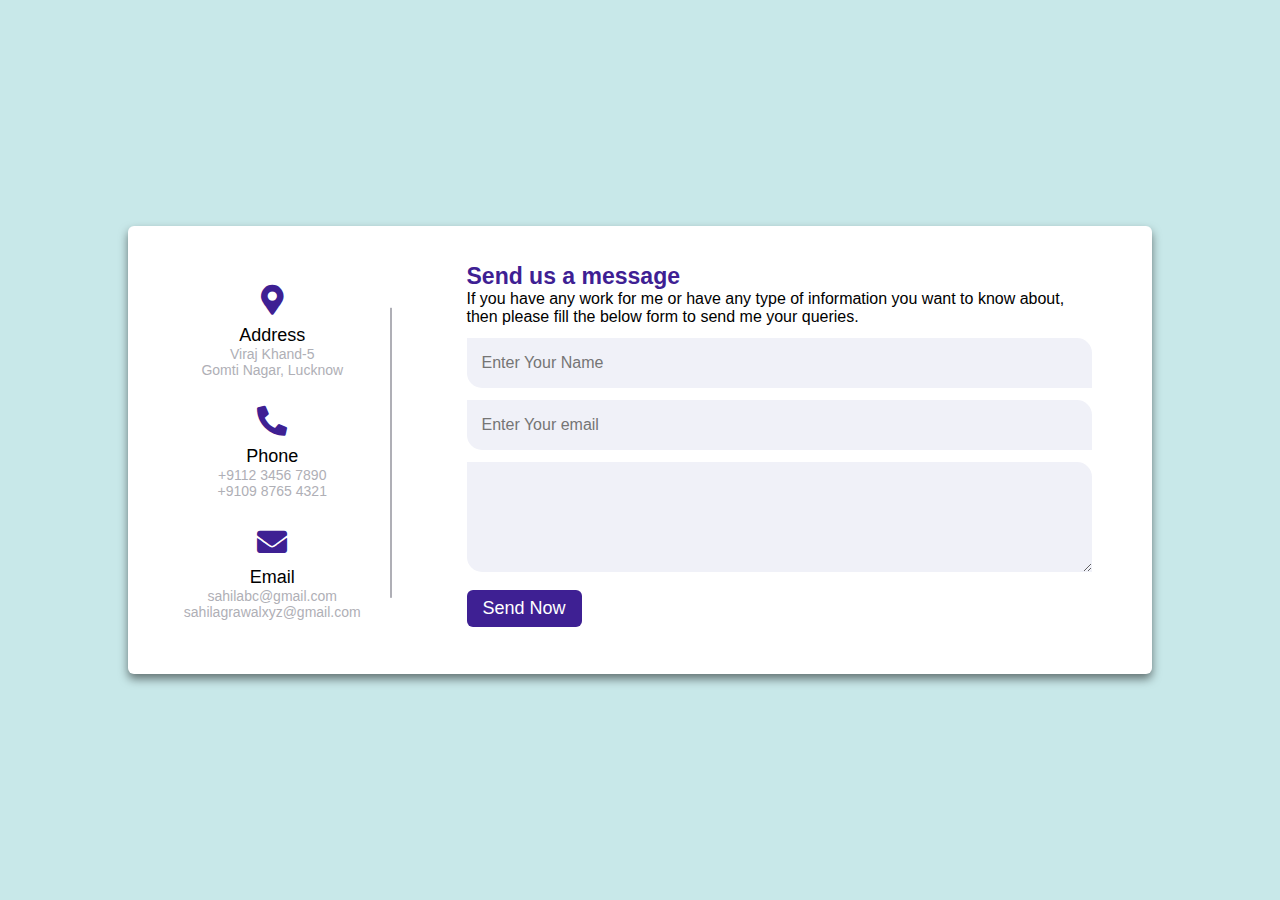
<file: Project - Responsive Contact Us Form/index.html>
<!DOCTYPE html>
<html lang="en">
<head>
    <meta charset="UTF-8">
    <meta name="viewport" content="width=device-width, initial-scale=1.0">
    <title>Contact Us</title>
    <link rel="stylesheet" href="style.css">
    <link rel="stylesheet" href="https://cdnjs.cloudflare.com/ajax/libs/font-awesome/5.15.2/css/all.min.css"/>
</head>
<body>
    <div class="container">
        <div class="content">
            <div class="left-side">
                <div class="address details">
                    <i class="fas fa-map-marker-alt"></i>
                    <div class="topic">Address</div>
                    <div class="text-one">Viraj Khand-5</div>
                    <div class="text-two">Gomti Nagar, Lucknow</div>
                </div>
                <div class="phone details">
                    <i class="fas fa-phone-alt"></i>
                    <div class="topic">Phone</div>
                    <div class="text-one">+9112 3456 7890</div>
                    <div class="text-two">+9109 8765 4321</div>
                </div>
                <div class="email details">
                    <i class="fas fa-envelope"></i>
                    <div class="topic">Email</div>
                    <div class="text-one">sahilabc@gmail.com</div>
                    <div class="text-two">sahilagrawalxyz@gmail.com</div>
                </div>
            </div>
            <div class="right-side">
                <div class="topic-text">Send us a message</div>
                <p>If you have any work for me or have any type of information you want to know about, then please fill the below form to send me your queries.</p>
                <form action="#">
                    <div class="input-box">
                        <input type="text" placeholder="Enter Your Name">
                    </div>
                    <div class="input-box">
                        <input type="text" placeholder="Enter Your email">
                    </div>
                    <div class="input-box message-box">
                        <textarea></textarea>
                    </div>
                    <div class="button">
                        <input type="button" value="Send Now">
                    </div>
                </form>
            </div>
        </div>
    </div>
</body>
</html>
</file>
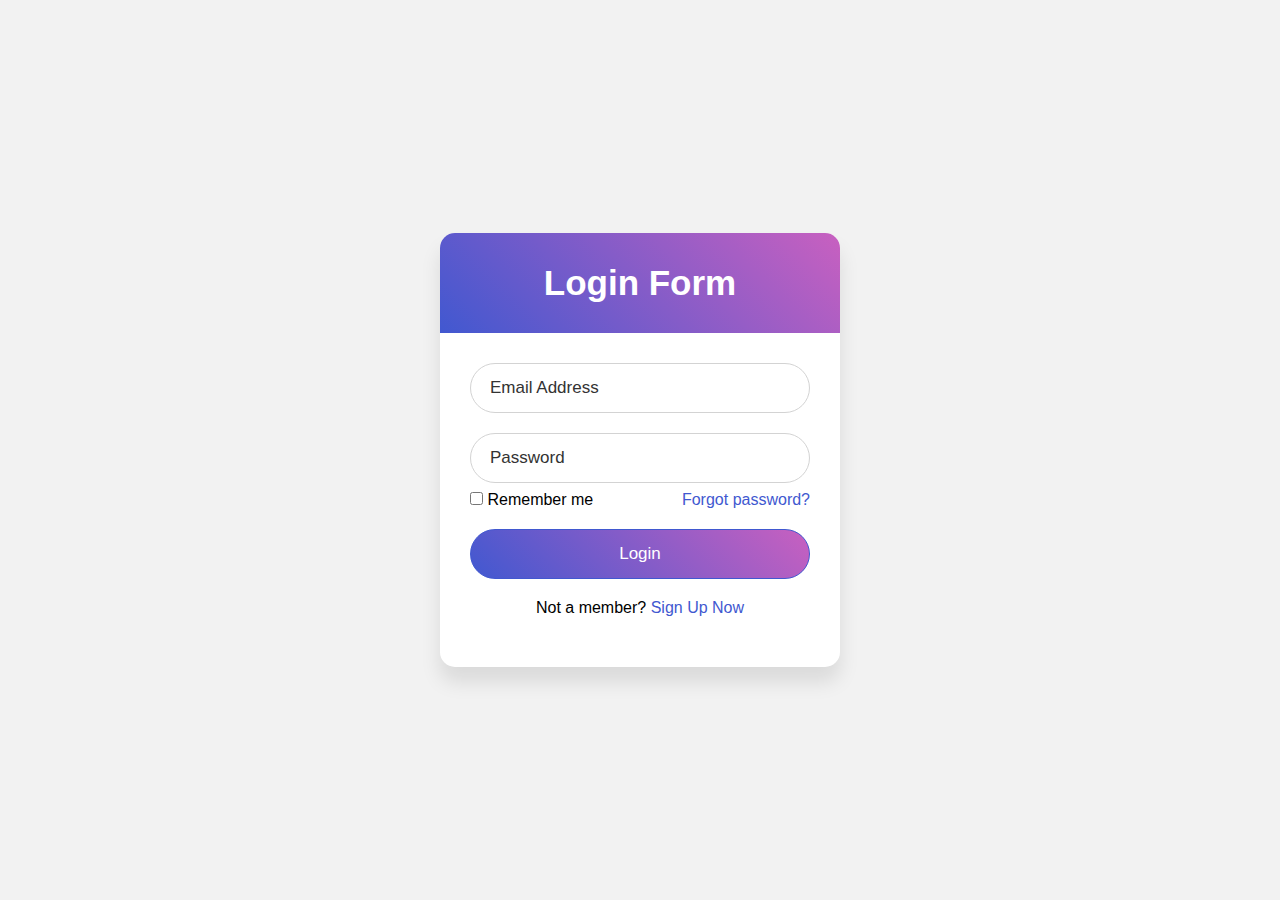
<file: Project - Responsive Login Form 2/index.html>
<!DOCTYPE html>
<html lang="en">

<head>
    <meta charset="UTF-8">
    <meta name="viewport" content="width=device-width, initial-scale=1.0">
    <title>Login Form</title>
    <link rel="stylesheet" href="style.css">
    <link rel="stylesheet" href="https://cdnjs.cloudflare.com/ajax/libs/font-awesome/5.15.2/css/all.min.css" />
</head>

<body>
    <div class="wrapper">
        <div class="title"><span>Login Form</span></div>
        <form action="#">
            <div class="field">
                <input type="text" required>
                <label>Email Address</label>
            </div>
            <div class="field">
                <input type="password" required>
                <label>Password</label>
            </div>
            <div class="content">
                <div class="checkbox">
                   <input type="checkbox" id="remember-me">
                   <label for="remember-me">Remember me</label>
                </div>
                <div class="pass">
                   <a href="#">Forgot password?</a>
                </div>
             </div>
            <div class="field">
                <input type="submit" value="Login">
            </div>
            <div class="signup-link">Not a member? <a href="#">Sign Up Now</a></div>
        </form>
    </div>
</body>

</html>
</file>
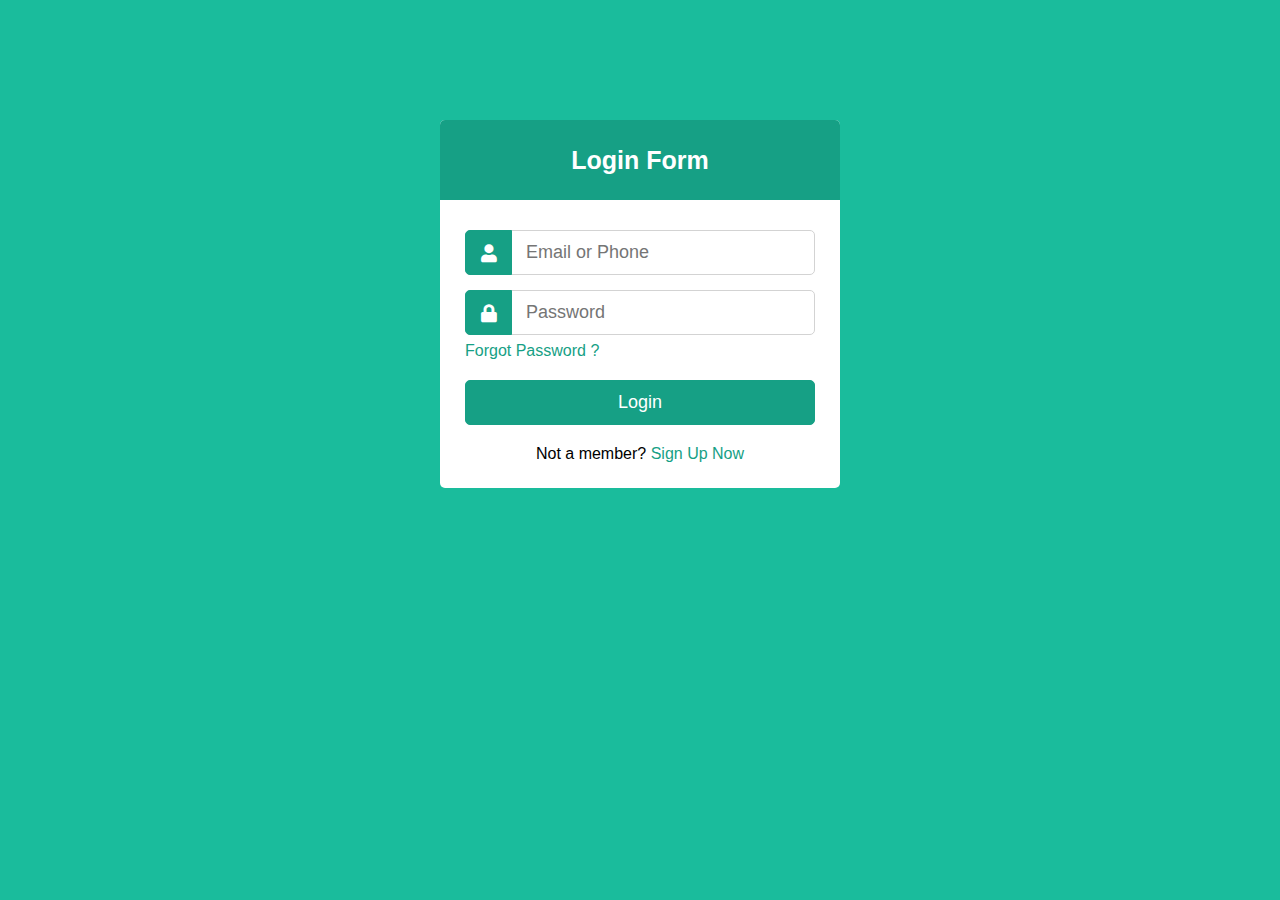
<file: Project - Responsive Login Form/index.html>
<!DOCTYPE html>
<html lang="en">
<head>
    <meta charset="UTF-8">
    <meta name="viewport" content="width=device-width, initial-scale=1.0">
    <title>Login Form</title>
    <link rel="stylesheet" href="style.css">
    <link rel="stylesheet" href="https://cdnjs.cloudflare.com/ajax/libs/font-awesome/5.15.2/css/all.min.css"/>
</head>
<body>
    <div class="container">
        <div class="wrapper">
            <div class="title"><span>Login Form</span></div>
            <form action="#">
                <div class="row">
                    <i class="fas fa-user"></i>
                    <input type="text" placeholder="Email or Phone" required>
                </div>
                <div class="row">
                    <i class="fas fa-lock"></i>
                    <input type="password" placeholder="Password" required >
                </div>
                <div class="pass"><a href="#">Forgot Password ?</a></div>
                <div class="row button">
                    <input type="submit" value="Login">
                </div>
                <div class="signup-link">Not a member? <a href="#">Sign Up Now</a></div>
            </form>
        </div>
    </div>
</body>
</html>
</file>
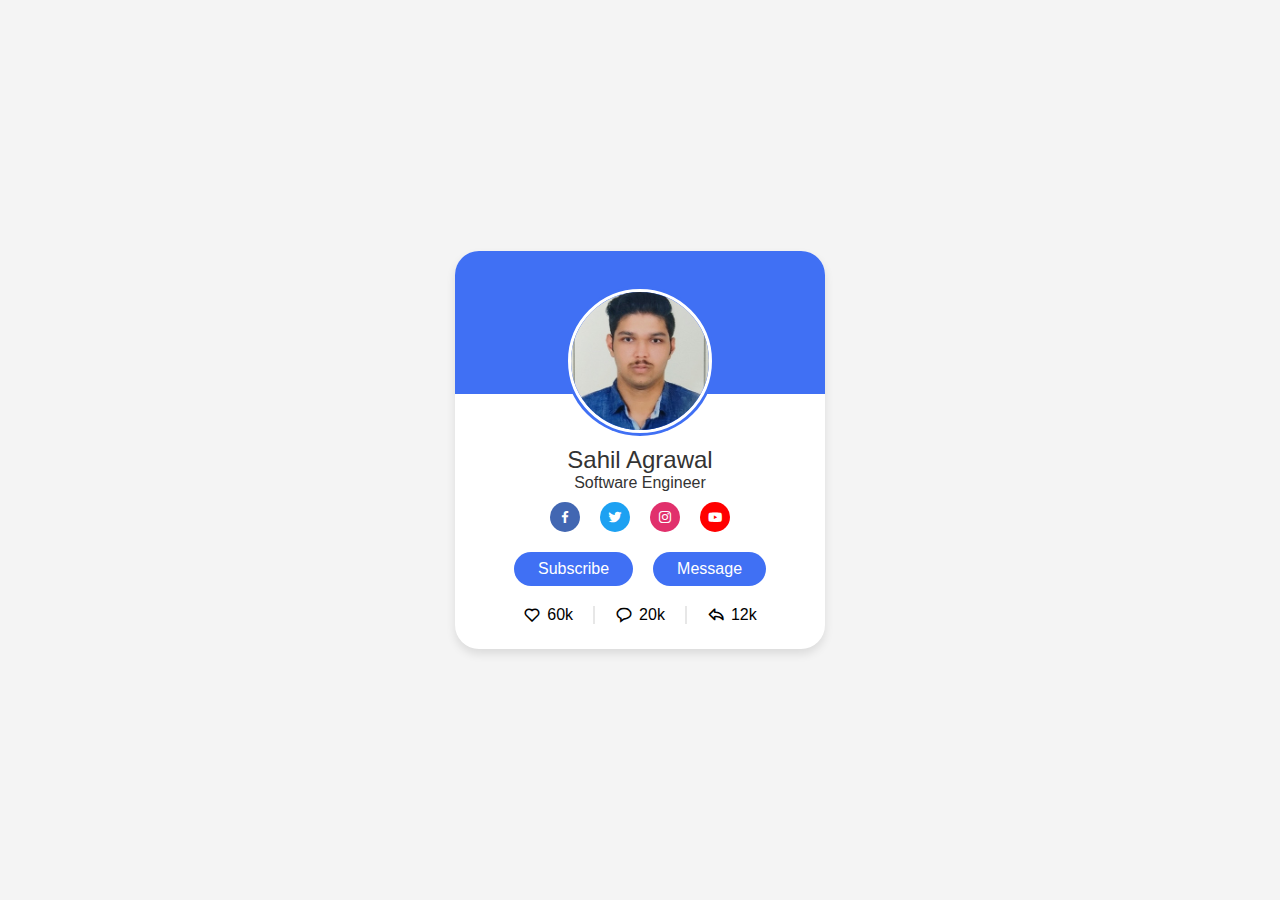
<file: Project - Responsive Profile Card/Project - Responsive Profile Card.html>
<!DOCTYPE html>
<html lang="en">
<head>
    <meta charset="UTF-8">
    <meta name="viewport" content="width=device-width, initial-scale=1.0">
    <title>Responsive Profile Card</title>
    <link href='https://unpkg.com/boxicons@2.1.4/css/boxicons.min.css' rel='stylesheet'>
    <style>
        * {
            margin: 0 ;
            padding: 0 ;
            box-sizing: border-box ;
            font-family: 'Segoe UI', Tahoma, Geneva, Verdana, sans-serif ;
        }
        body {
            height: 100vh ;
            background-color: #f4f4f4 ;
            display: flex ;
            justify-content: center ;
            align-items: center ;
        }
        .profile-card {
            display: flex ;
            flex-direction: column ;
            align-items: center ;
            max-width: 370px ;
            width: 100% ;
            background-color: white ;
            box-shadow: 0px 5px 10px rgba(0, 0, 0, 0.1) ;
            border-radius: 24px ;
            padding: 25px ;
            position: relative ;
        }
        .profile-card::before {
            content: '' ;
            position: absolute ;
            height: 36% ;
            width: 100% ;
            top: 0 ;
            border-radius : 24px 24px 0 0 ;
            background-color: #4070f4 ;
        }
        .image {
            position: relative ;
            height: 150px ;
            width: 150px ;
            border-radius: 50% ;
            background-color: #4070f4 ;
            padding: 3px ;
            margin: 10px ;
        }
        .image .profile-image {
            height: 100% ;
            width: 100% ;
            object-fit: cover ;
            border-radius: 50% ;
            border: 3px solid white ;
        }
        .profile-card .text-data {
            display: flex ;
            flex-direction: column ;
            align-items: center ;
            color: #333 ;
        }
        .name {
            font-size: 24px ;
            font-weight: 500 ;
        }
        .job {
            font-size: 16px ;
            font-weight: 400 ;
        }
        .media_buttons {
            display: flex ;
            align-items: center ;
            margin-top: 10px ;
        }
        .link {
            display: flex ;
            align-items: center ;
            justify-content: center ;
            color: #fff ;
            height: 30px ;
            width: 30px ;
            margin: 0 10px ;
            background-color: yellow ;
            text-decoration: none ;
            border-radius: 50% ;
        }
        .buttons {
            display: flex ;
            align-items: center ;
            margin-top: 20px ;
        }
        .button {
            font-size: 16px ;
            font-weight: 500 ;
            padding: 8px 24px ;
            margin: 0 10px ;
            background-color: #4070f4 ;
            border-radius: 24px ;
            border: none ;
            color: #fff ;
            cursor: pointer ;
            transition-property: all 0.3s ease ;
        }
        .button:hover {
            background-color: #0e4bf1;
        }
        .analytics {
            display: flex ;
            align-items: center ;
            margin-top: 20px ;
        }
        .data {
            display: flex ;
            align-items: center ;
            padding: 0 20px ;
            border-right: 2px solid #e7e7e7 ;
        }
        .data:last-child {
            border: none ;
        }
        .data i {
            font-size: 18px ;
            margin-right: 6px ;
        }
    </style>
</head>
<body>
    <div class="profile-card">
        <div class="image">
            <img src="Profile Photo.jpg" alt="" class="profile-image">
        </div>
        <div class="text-data">
            <span class="name">Sahil Agrawal</span>
            <span class="job">Software Engineer</span>
        </div>
        <div class="media_buttons">
            <a href="#" style="background-color: #4267b2" class="link">
                <i class='bx bxl-facebook'></i>
            </a>
            <a href="#" style="background-color: #1da1f2" class="link">
                <i class='bx bxl-twitter'></i>
            </a>
            <a href="#" style="background-color: #e1306c" class="link">
                <i class='bx bxl-instagram'></i>
            </a>
            <a href="#" style="background-color: #ff0000" class="link">
                <i class='bx bxl-youtube'></i>
            </a>
        </div>
        <div class="buttons">
            <button class="button">Subscribe</button>
            <button class="button">Message</button>
        </div>
        <div class="analytics">
            <div class="data">
                <i class='bx bx-heart'></i>
                <span class="number">60k</span>
            </div>
            <div class="data">
                <i class='bx bx-message-rounded'></i>
                <span class="number">20k</span>
            </div>
            <div class="data">
                <i class='bx bx-share' ></i>
                <span class="number">12k</span>
            </div>
        </div>
    </div>
</body>
</html>
</file>
<file: Project - Responsive Contact Us Form/style.css>
* {
    margin: 0 ;
    padding: 0 ;
    box-sizing: border-box ;
    font-family: "Poppins",sans-serif ;
}
body {
    display: flex ;
    align-items: center ;
    justify-content: center ;
    min-height: 100vh ;
    width: 100% ;
    background-color: #c8e8e9 ;
}
.container {
    width: 80% ;
    background-color: #fff ;
    padding: 30px 60px 40px 40px ;
    border-radius: 6px ;
    box-shadow: 0 5px 10px rgba(0,0,0,0.5) ;
}
.container .content {
    display: flex ;
    align-items: center ;
    justify-content: center ;
}
.container .content .left-side {
    width: 25% ;
    height: 100% ;
    position: relative ;
    margin-top: 15px ;
    display: flex ;
    flex-direction: column ;
    align-items: center ;
    justify-content: center ;
}
.container .content .left-side::before {
    content: '' ;
    position: absolute ;
    height: 80% ;
    width: 2px ;
    right: -15px ;
    top: 50% ;
    transform: translateY(-50%) ;
    background-color: #afafb6 ;
}
.left-side .details {
    margin: 14px ;
    text-align: center ;
}
.details i {
    font-size: 30px ;
    color: #3e2093 ;
    margin-bottom: 10px ;
}
.details .text-one, .details .text-two {
    font-size: 14px ;
    color: #afafb6 ;
}
.details .topic {
    font-size: 18px ;
    font-weight: 500 ;
}
.container .content .right-side {
    width: 75% ;
    height: 100% ;
    margin-left: 90px ;
}
.right-side .topic-text {
    font-size: 23px ;
    font-weight: 600 ;
    color: #3e2093 ;
}
.right-side .input-box {
    height: 50px ;
    width: 100% ;
    margin: 12px 0 ;
}
.right-side .input-box input,
.right-side .input-box textarea {
    height: 100% ;
    width: 100% ;
    border: none ;
    border-radius: 0 15px ;
    background-color: #F0F1F8 ;
    padding: 0 15px ;
    font-size: 16px ;
}
.right-side .message-box {
    min-height: 110px ;
}
.right-side .button {
    display: inline-block ;
    margin-top: 6px ;
}
.right-side .button input[type=button] {
    color: #fff ;
    font-size: 18px ;
    background-color: #3e2093 ;
    outline: none ;
    border: none ;
    border-radius: 6px ;
    padding: 8px 16px ;
    transition: all 0.2s linear ;
    cursor: pointer ;
}
.right-side .button input[type=button]:hover {
    background-color: #5029bc ;
}
@media (max-width: 950px) {
    .container {
        width: 90% ;
        padding: 30px 30px 40px 40px ;
    }
}
@media (max-width: 800px) {
    .container {
        margin: 40px 0 ;
        height: 100% ;
    }
    .container .content {
        flex-direction: column-reverse ;
    }
    .container .content .left-side {
        width: 100% ;
        flex-direction: row ;
        flex-wrap: wrap ;
    }
    .container .content .left-side::before {
        display: none ;
    }
    .container .content .right-side {
        width: 100% ;
        margin-left: 0px ;
    }
}
</file>
<file: Project - Responsive Login Form 2/style.css>
* {
    margin: 0 ;
    padding: 0 ;
    box-sizing: border-box ;
    font-family: 'Poppins',sans-serif ;
}
html,body {
    background-color: #f2f2f2 ;
    display: grid ;
    height: 100% ;
    place-items: center ;
}
.wrapper {
    width: 400px ;
    background-color: #fff ;
    border-radius: 15px ;
    box-shadow: 0 15px 20px rgba(0,0,0,0.1) ;
}
.wrapper .title {
    line-height: 100px ;
    background: linear-gradient(-135deg,#c860c0,#4158d0) ;
    text-align: center ;
    border-radius: 15px 15px 0 0 ;
    color: #fff ;
    font-size: 35px ;
    font-weight: 600 ;
}
.wrapper form {
    padding: 10px 30px 50px 30px ;
}
.wrapper form .field {
    height: 50px ;
    width: 100% ;
    margin-top: 20px ;
    position: relative ;
}
.wrapper form .field input {
    height: 100% ;
    width: 100% ;
    padding-left: 20px ;
    font-size: 17px ;
    outline: none ;
    border: 1px solid lightgrey ;
    border-radius: 25px ;
    transition: all 0.3s ease ;
}
.wrapper form .field input:focus,
.wrapper form .field input:valid {
    border-color: #4158d0 ;
}
.wrapper form .field label {
    position: absolute ;
    top: 50% ;
    left: 20px ;
    font-size: 17px ;
    color: #333 ;
    transform: translateY(-50%) ;
    pointer-events: none ;
    transition: all 0.3s ease ;
}
.wrapper form .field input:focus ~label,
.wrapper form .field input:valid ~label{
    top: 0 ;
    font-size: 16px ;
    color: #4158d0 ;
    background-color: #fff ;
    transform: translateY(-50%) ;
}
.wrapper form .content {
    display: flex ;
    justify-content: space-between ;
    margin-top: 8px ;
}
.wrapper form .pass a {
    text-decoration: none ;
    color: #4158d0 ;
}
.wrapper form .pass a:hover {
    text-decoration: underline ;
} 
.wrapper form .field input[type=submit] {
    padding-left: 0px ;
    background: linear-gradient(-135deg,#c860c0,#4158d0)  ;
    color: #fff ;
    cursor: pointer ;
    font-weight: 500 ;
    transition: all 0.3s ease ;
}
.wrapper form .field input[type=submit]:active {
    transform: scale(0.9) ;
}
.wrapper form .signup-link {
    text-align: center ;
    margin-top: 20px ;
}
.wrapper form .signup-link a {
    text-decoration: none ;
    color: #4158d0 ;
}
.wrapper form .signup-link a:hover {
    text-decoration: underline ;
}
</file>
<file: Project - Responsive Login Form/style.css>
* {
    margin: 0 ;
    padding: 0 ;
    box-sizing: border-box ;
    font-family: 'Poppins',sans-serif ;
}
body {
    background-color: #1abc9c ;
    overflow: hidden ;
}
.container {
    max-width: 440px ;
    padding: 0 20px ;
    margin: 120px auto ;
}
.wrapper {
    width: 100% ;
    background-color: #fff ;
    border-radius: 5px ;
}
.wrapper .title {
    line-height: 80px ;
    background-color: #16a085 ;
    text-align: center ;
    border-radius: 5px 5px 0 0 ;
    color: #fff ;
    font-size: 25px ;
    font-weight: 600 ;
}
.wrapper form {
    padding: 30px 25px 25px 25px ;
}
.wrapper form .row {
    height: 45px ;
    margin-bottom: 15px ;
    position: relative ;
}
.wrapper form .row input {
    height: 100% ;
    width: 100% ;
    padding-left: 60px ;
    outline: none ;
    border: 1px solid lightgrey ;
    border-radius: 5px ;
    font-size: 18px ;
}
form .row input:focus {
    border-color: #16a085 ;
    box-shadow: inset 0 0 2px 2px rgba(26,188,156,0.25) ;
}
.wrapper form .row i {
    display: flex ;
    align-items: center ;
    justify-content: center ;
    position: absolute ;
    width: 47px ;
    height: 100% ;
    background-color: #16a085 ;
    border: 1px solid #16a085 ; 
    color: #fff ;
    font-size: 18px ;
    border-radius: 5px 0 0 5px ;
}
.wrapper form .pass {
    margin: -8px 0 20px 0 ;
}
.wrapper form .pass a {
    text-decoration: none ;
    color: #16a085 ;
}
.wrapper form .pass a:hover {
    text-decoration: underline ;
}
.wrapper form .button input {
    padding-left: 0px ;
    background-color: #16a085 ;
    color: #fff ;
    cursor: pointer ;
    border: 1px solid #16a085 ;
    font-weight: 500 ;
}
.wrapper form .button input:hover {
    background-color: #12876f ;
}
.wrapper form .signup-link {
    text-align: center ;
    margin-top: 20px ;
}
.wrapper form .signup-link a {
    text-decoration: none ;
    color: #16a085 ;
}
.wrapper form .signup-link a:hover {
    text-decoration: underline ;
}
</file>
